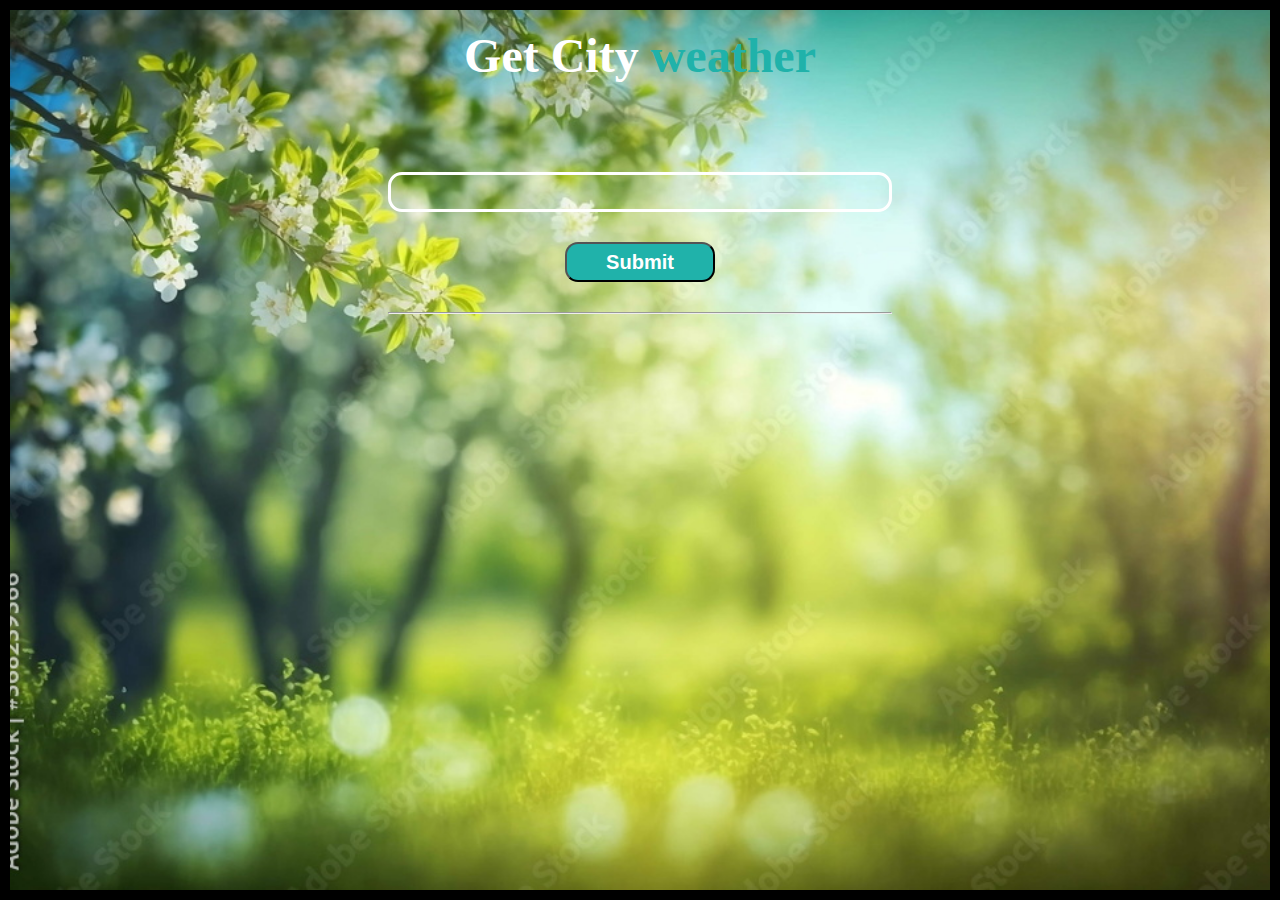
<file: index.html>
<!DOCTYPE html>
<html lang="en">
<head>
    <meta charset="UTF-8">
    <meta name="viewport" content="width=device-width, initial-scale=1.0">
    <title>weather</title>
    <link rel="stylesheet" href="style.css">
</head>
<body>
<div class="contener">

    
    <div class="box">
        <div class="hero-section">
        <nav>
            <h1>Get City <em>weather</em> </h1>
        </nav>
        <input type="text">
    <button onclick="getdata()">Submit</button>
    <hr>
    </div>


    <div class="weatherResult">
  

    </div>
</div>


</div>
    

<script src="script.js"></script>
</body>
</html>
</file>
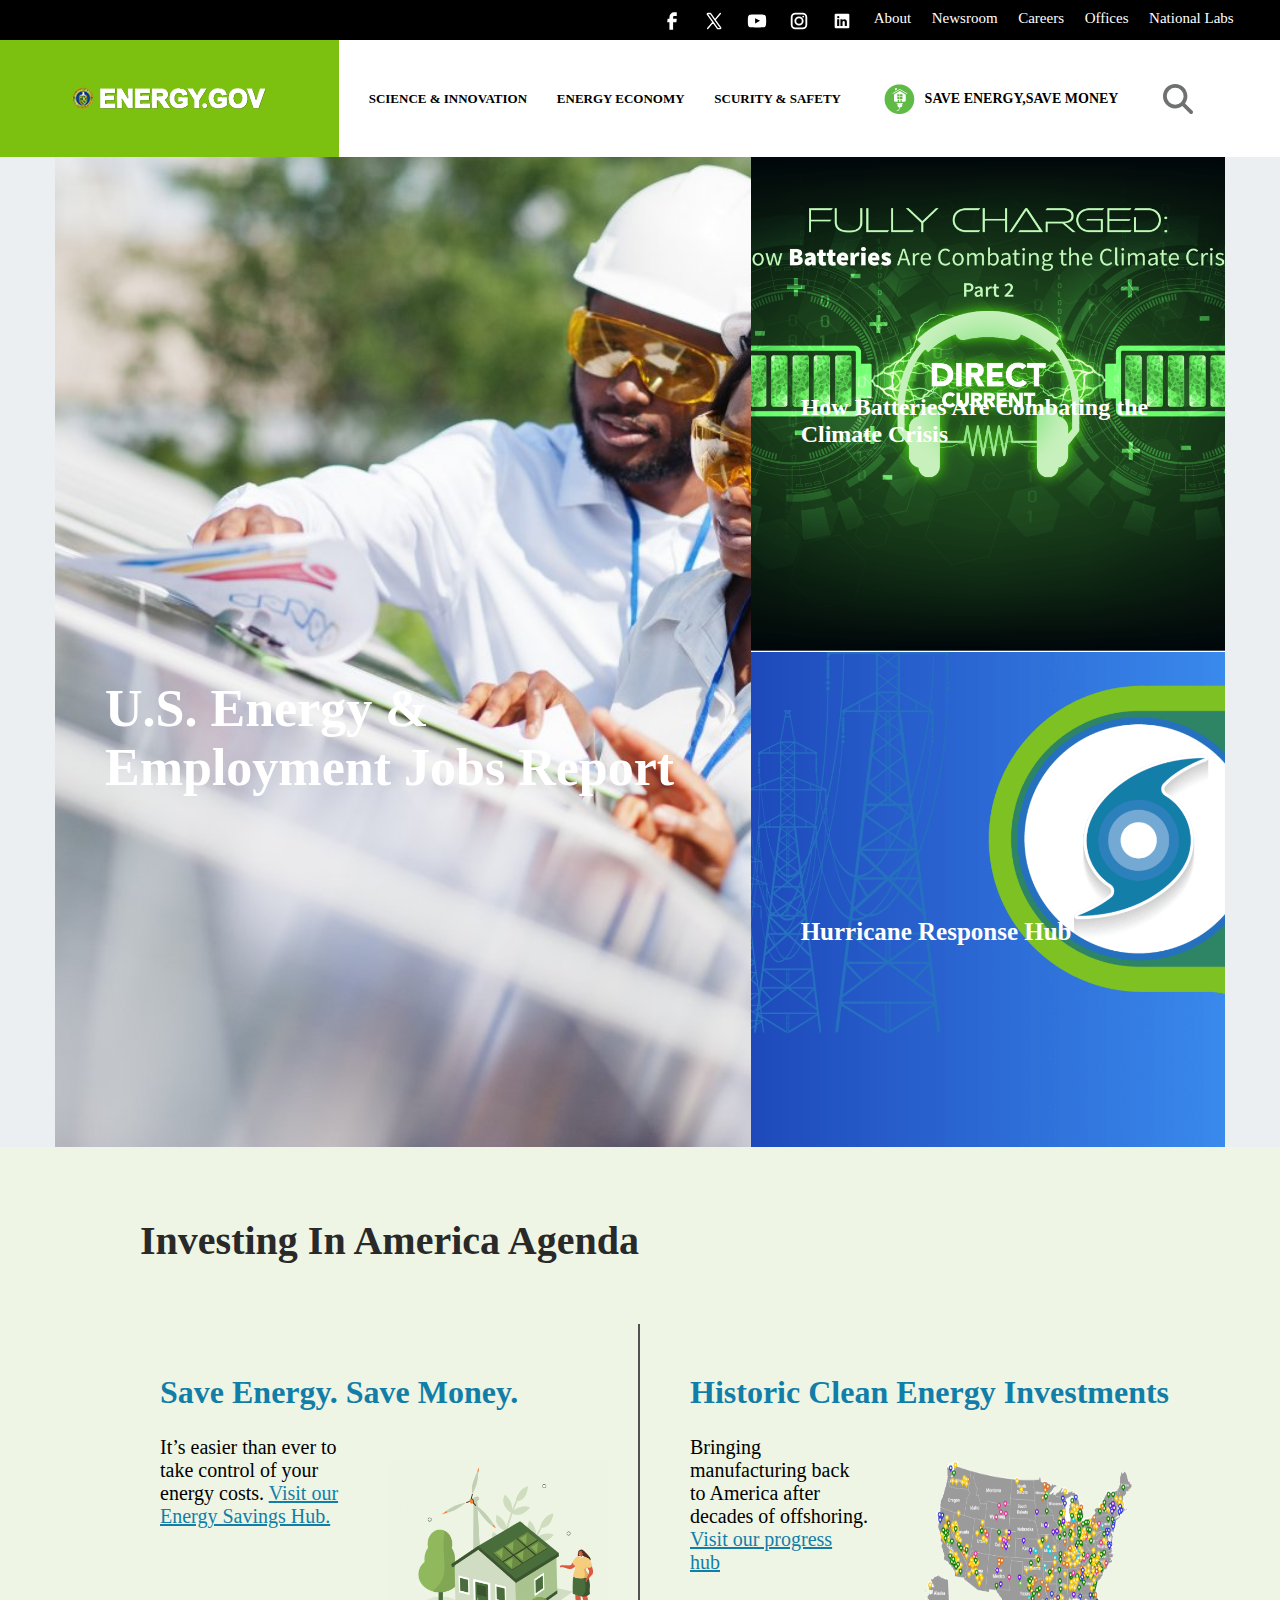
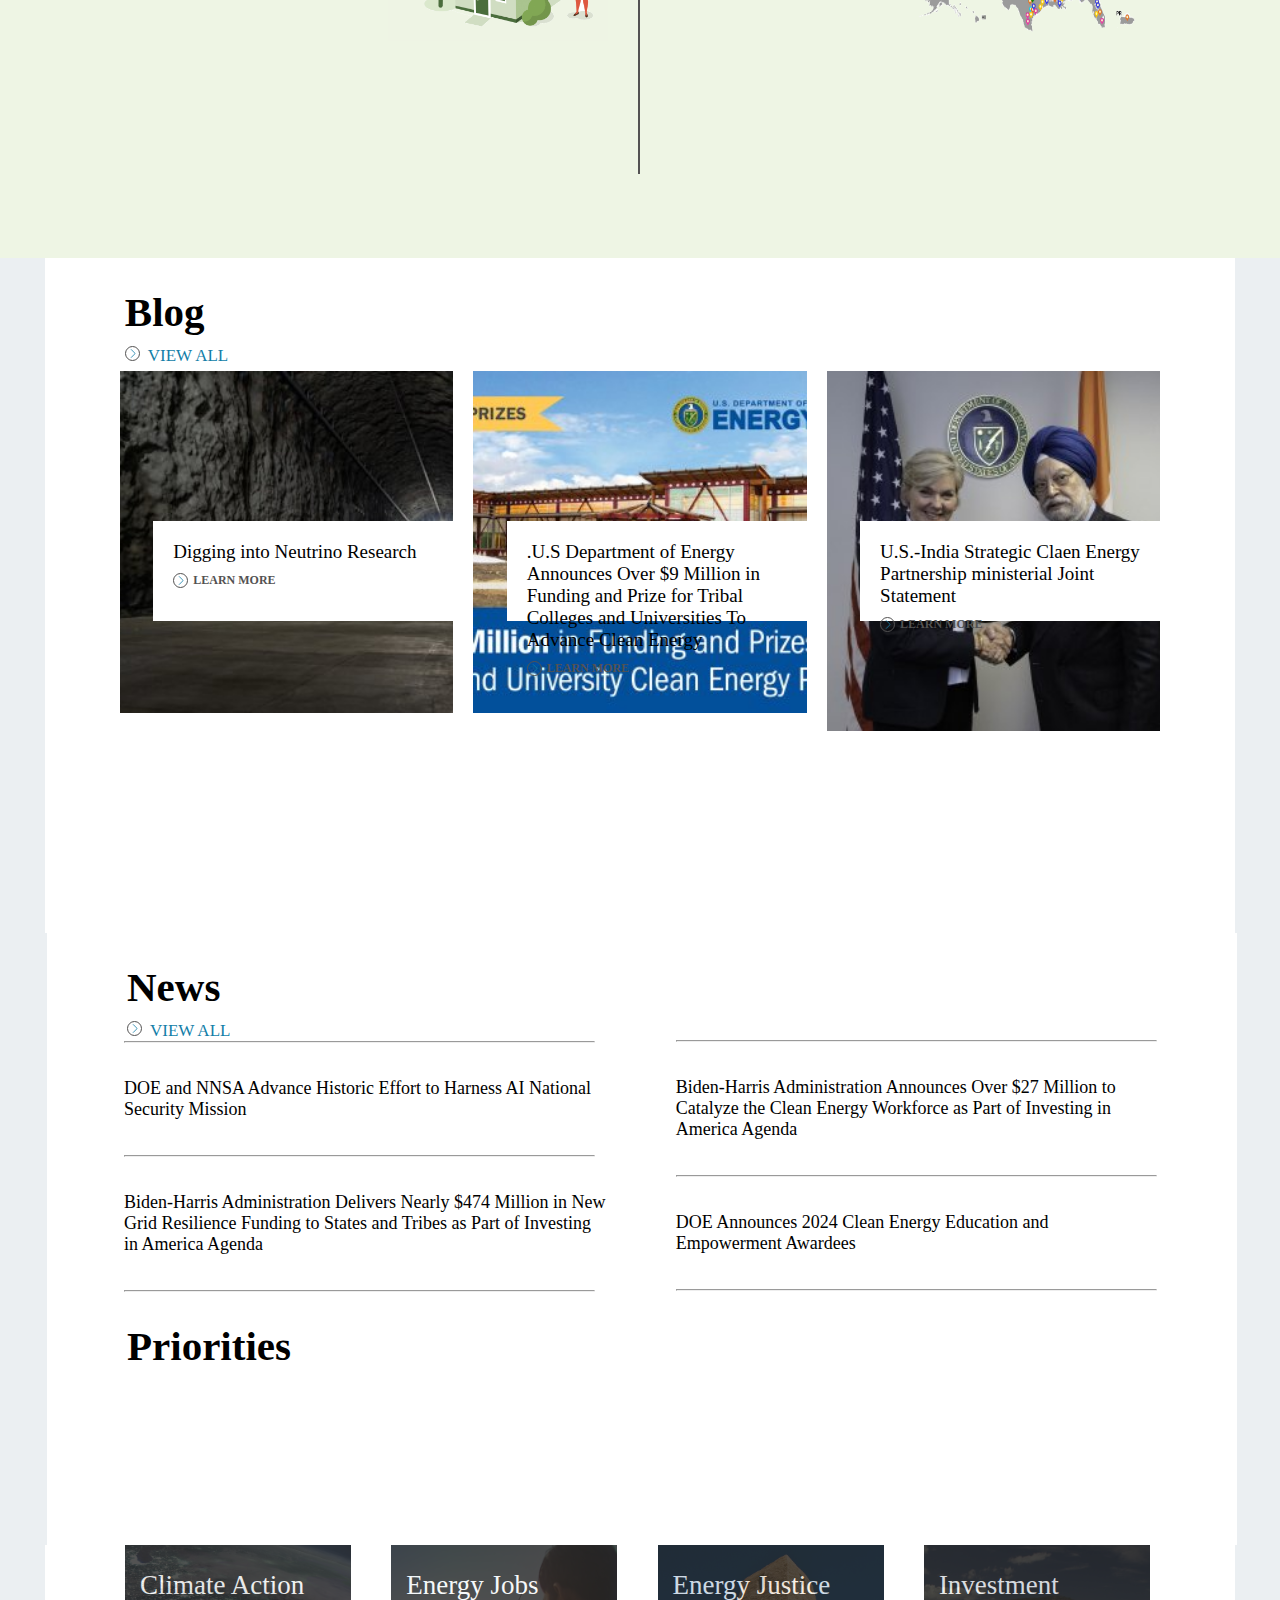
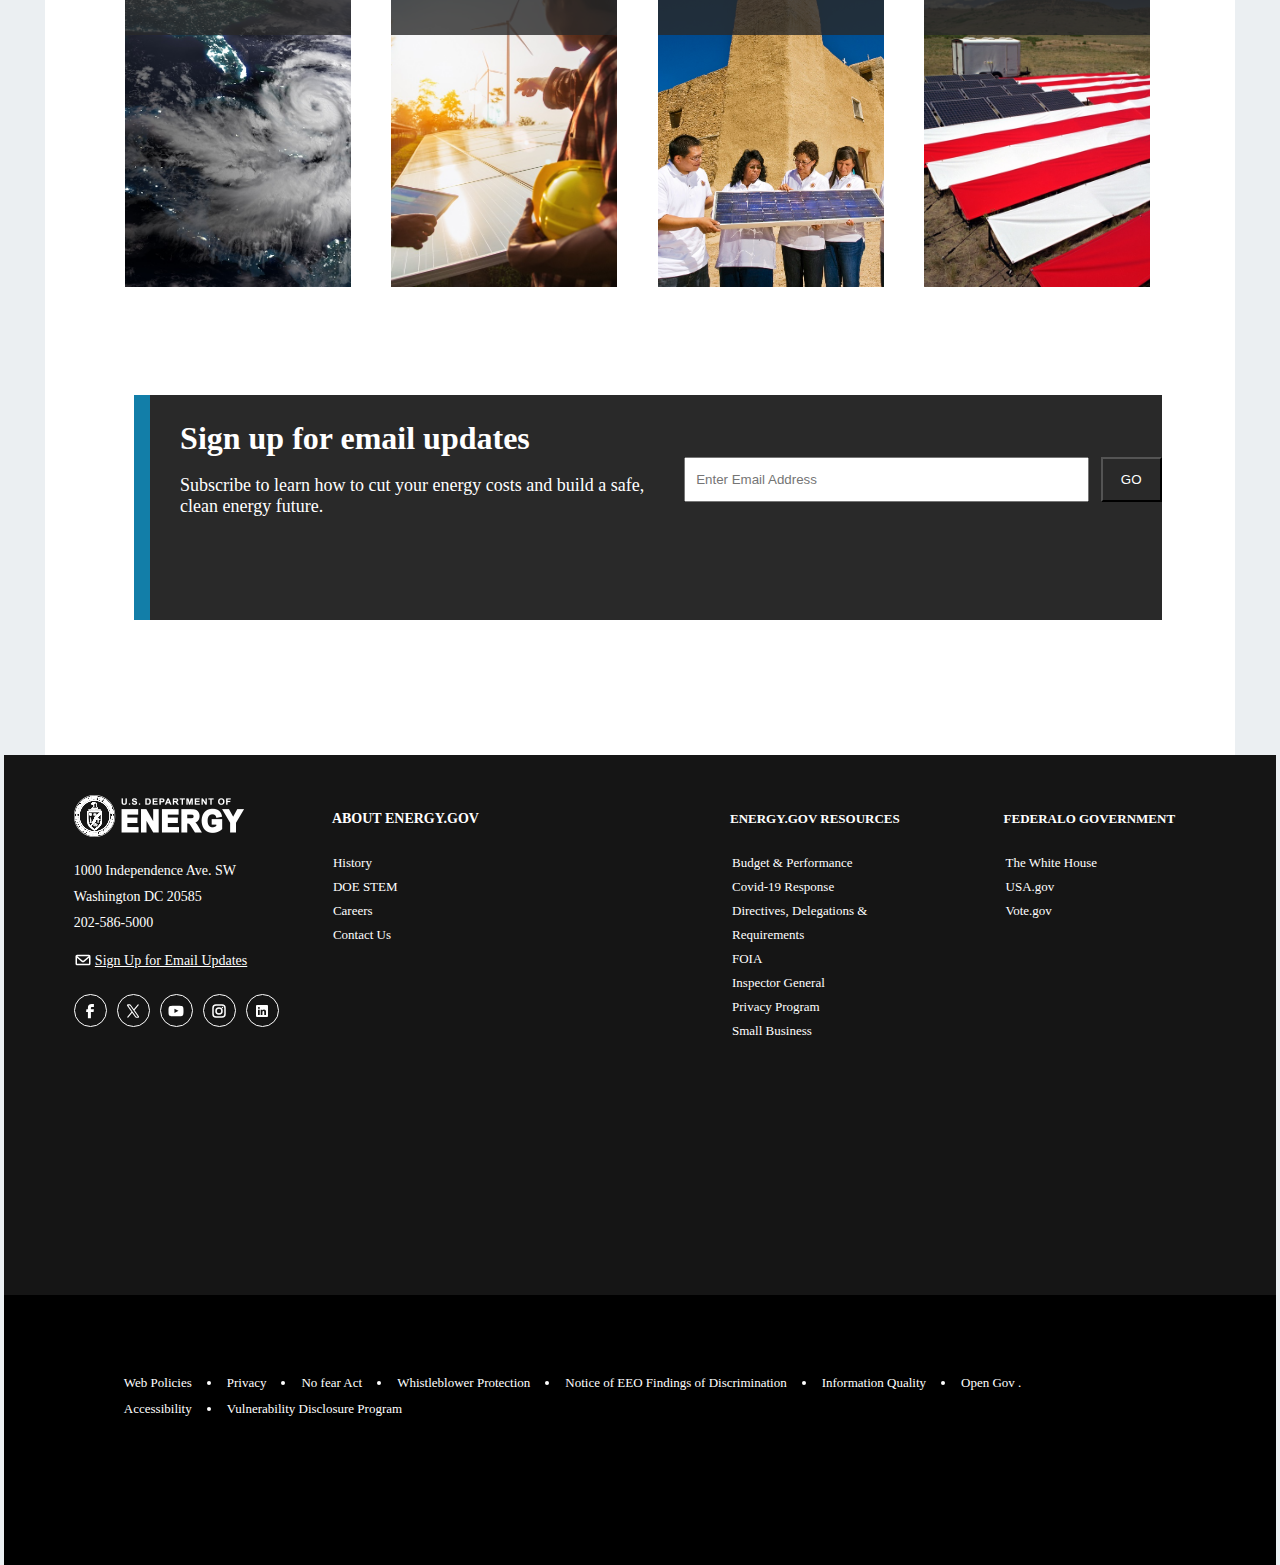
<file: Advence js my/2 side/index.html>
<!DOCTYPE html>
<html lang="en">
<head>
    <meta charset="UTF-8">
    <meta name="viewport" content="width=device-width, initial-scale=1.0">
    <title>side 2</title>
    <link rel="stylesheet" href="style.css">
</head>
<body>
    <div class="main-contener">
       <div class="navber">
        <ul>
            <svg xmlns="http://www.w3.org/2000/svg" width="22px" height="22px" viewBox="0 0 24 24"><path fill="white" d="M9.198 21.5h4v-8.01h3.604l.396-3.98h-4V7.5a1 1 0 0 1 1-1h3v-4h-3a5 5 0 0 0-5 5v2.01h-2l-.396 3.98h2.396z"/></svg>
            <svg xmlns="http://www.w3.org/2000/svg" width="22px" height="22px" viewBox="0 0 24 24"><path fill="none" stroke="white" stroke-linecap="round" stroke-linejoin="round" stroke-width="1.5" d="m13.081 10.712l-4.786-6.71a.6.6 0 0 0-.489-.252H5.28a.6.6 0 0 0-.488.948l6.127 8.59m2.162-2.576l6.127 8.59a.6.6 0 0 1-.488.948h-2.526a.6.6 0 0 1-.489-.252l-4.786-6.71m2.162-2.576l5.842-6.962m-8.004 9.538L5.077 20.25"/></svg>
            <svg xmlns="http://www.w3.org/2000/svg" width="22px" height="22px" viewBox="0 0 24 24"><path fill="white" fill-rule="evenodd" d="M9.935 14.628v-5.62l5.403 2.82zM21.8 8.035s-.195-1.379-.795-1.986c-.76-.796-1.613-.8-2.004-.847C16.203 5 12.004 5 12.004 5h-.008s-4.198 0-6.997.202c-.391.047-1.243.05-2.004.847c-.6.607-.795 1.986-.795 1.986S2 9.653 2 11.272v1.517c0 1.618.2 3.237.2 3.237s.195 1.378.795 1.985c.76.797 1.76.771 2.205.855c1.6.153 6.8.2 6.8.2s4.203-.006 7.001-.208c.391-.047 1.244-.05 2.004-.847c.6-.607.795-1.985.795-1.985s.2-1.619.2-3.237v-1.517c0-1.619-.2-3.237-.2-3.237"/></svg>
            <svg xmlns="http://www.w3.org/2000/svg" width="22px" height="22px" viewBox="0 0 24 24"><path fill="white" fill-rule="evenodd" d="M3 8a5 5 0 0 1 5-5h8a5 5 0 0 1 5 5v8a5 5 0 0 1-5 5H8a5 5 0 0 1-5-5zm5-3a3 3 0 0 0-3 3v8a3 3 0 0 0 3 3h8a3 3 0 0 0 3-3V8a3 3 0 0 0-3-3zm7.597 2.214a1 1 0 0 1 1-1h.01a1 1 0 1 1 0 2h-.01a1 1 0 0 1-1-1M12 9a3 3 0 1 0 0 6a3 3 0 0 0 0-6m-5 3a5 5 0 1 1 10 0a5 5 0 0 1-10 0" clip-rule="evenodd"/></svg>
            <svg xmlns="http://www.w3.org/2000/svg" width="22px" height="22px" viewBox="0 0 24 24"><path fill="white" d="M18.72 4H5.37A1.31 1.31 0 0 0 4 5.25v13.38A1.41 1.41 0 0 0 5.37 20h13.35A1.34 1.34 0 0 0 20 18.63V5.25A1.23 1.23 0 0 0 18.72 4M9 17.34H6.67v-7.13H9ZM7.89 9.13A1.18 1.18 0 0 1 6.67 7.9a1.18 1.18 0 0 1 1.24-1.23A1.18 1.18 0 0 1 9.13 7.9a1.18 1.18 0 0 1-1.24 1.23m9.45 8.21H15v-3.9c0-.93-.33-1.57-1.16-1.57a1.25 1.25 0 0 0-1.17.84a1.4 1.4 0 0 0-.08.57v4.06h-2.3v-7.13h2.3v1a2.32 2.32 0 0 1 2.1-1.21c1.51 0 2.65 1 2.65 3.13Z"/></svg>
            <li>About</li>
            <li>Newsroom</li>
            <li>Careers</li>
            <li>Offices</li>
            <li>National Labs</li>
        </ul>
       </div>

       <div class="navebar-1">
      <div class="box"> <img src="./nav1.png" alt=""></div>

      <ul>
        <li>SCIENCE & INNOVATION</li>
    <li>ENERGY ECONOMY</li>
<li>SCURITY & SAFETY</li>
</ul>

<div class="box2">
    <img src="./nav2.png" alt="">
     <p>SAVE ENERGY,SAVE MONEY</p>

     <svg xmlns="http://www.w3.org/2000/svg" viewBox="0 0 512 512"><!--!Font Awesome Free 6.6.0 by @fontawesome - https://fontawesome.com License - https://fontawesome.com/license/free Copyright 2024 Fonticons, Inc.--><path fill="#6e7072" d="M416 208c0 45.9-14.9 88.3-40 122.7L502.6 457.4c12.5 12.5 12.5 32.8 0 45.3s-32.8 12.5-45.3 0L330.7 376c-34.4 25.2-76.8 40-122.7 40C93.1 416 0 322.9 0 208S93.1 0 208 0S416 93.1 416 208zM208 352a144 144 0 1 0 0-288 144 144 0 1 0 0 288z"/></svg>
</div>
  
</div>
<!--grid-->

<div class="grid-content">
<div class="box3">
    <h1>U.S. Energy &<br>
         Employment Jobs Report</h1>
</div>
<div class="box3">
    <h1>How Batteries Are Combating the <br>
        Climate Crisis</h1>
</div>
<div class="box3">
    <h1>Hurricane Response Hub</h1>
</div>
       </div>
<div class="content">
       <h1>Investing In America Agenda</h1>
       </div>
        <div class="contener">
       <div class="hero-section">
        <h1>Save Energy. Save Money.</h1>
                 
        <div class="box4">
        <p>It’s easier than ever to <br>
            take control of your <br>
            energy costs. <a href="">Visit our<br>
                 Energy Savings Hub.</a></p>
                
                  <img src="./hero1.png" alt=""></div>
       </div>

       <div class="hero-content">
        <h1>Historic Clean Energy Investments</h1>

           <div class="box4">
        <p>Bringing <br>
            manufacturing back <br>
            to America after<br>
             decades of offshoring.<br>
            <a href=""> Visit our progress <br>
                hub</a></p>
                <img src="./hero2.png" alt=""></div>
       </div>
       </div>

       <div class="form-section">
        <div class="form">
        <h1>Blog</h1>
        <div class="card">
        <div class="box5"><svg xmlns="http://www.w3.org/2000/svg" width="15px" height="15px" viewBox="0 0 24 24"><path fill="none" stroke="#127EA8" stroke-linecap="round" stroke-linejoin="round" stroke-width="1.5" d="m9.75 4.75l6.19 6.19a1.5 1.5 0 0 1 0 2.12l-6.19 6.19"/></svg></div>
         <p>VIEW ALL</p>
  </div>

  <div class="img-section">
     <div class="card1">
        <div class="text">
        <p>Digging into Neutrino Research</p>
<div class="text-2">
        <div class="box6"><svg xmlns="http://www.w3.org/2000/svg" width="15px" height="15px" viewBox="0 0 24 24"><path fill="none" stroke="#127EA8" stroke-linecap="round" stroke-linejoin="round" stroke-width="1.5" d="m9.75 4.75l6.19 6.19a1.5 1.5 0 0 1 0 2.12l-6.19 6.19"/></svg></div>

        <span>LEARN MORE</span>
        </div>
</div>

     </div>

     <div class="card2">
        <div class="text">
            <p>.U.S Department of Energy<br>
            Announces Over $9 Million in<br>
        Funding and Prize for Tribal<br>
    Colleges and Universities To <br>
Advance Clean Energy</p>
    <div class="text-2">
            <div class="box6"><svg xmlns="http://www.w3.org/2000/svg" width="15px" height="15px" viewBox="0 0 24 24"><path fill="none" stroke="#127EA8" stroke-linecap="round" stroke-linejoin="round" stroke-width="1.5" d="m9.75 4.75l6.19 6.19a1.5 1.5 0 0 1 0 2.12l-6.19 6.19"/></svg></div>
    
            <span>LEARN MORE</span>
            </div>
    </div>
     </div>
      
     <div class="card3">
        <div class="text">
            <p>U.S.-India Strategic Claen Energy<br>
            Partnership ministerial Joint<br>
        Statement</p>
    <div class="text-2">
            <div class="box6"><svg xmlns="http://www.w3.org/2000/svg" width="15px" height="15px" viewBox="0 0 24 24"><path fill="none" stroke="#127EA8" stroke-linecap="round" stroke-linejoin="round" stroke-width="1.5" d="m9.75 4.75l6.19 6.19a1.5 1.5 0 0 1 0 2.12l-6.19 6.19"/></svg></div>
    
            <span>LEARN MORE</span>
            </div>
    </div>
     </div>
  </div>
</div>

<div class="hero-content-2">
    <div class="form1">
        <h1>News</h1>
        <div class="card">
        <div class="box5"><svg xmlns="http://www.w3.org/2000/svg" width="15px" height="15px" viewBox="0 0 24 24"><path fill="none" stroke="#127EA8" stroke-linecap="round" stroke-linejoin="round" stroke-width="1.5" d="m9.75 4.75l6.19 6.19a1.5 1.5 0 0 1 0 2.12l-6.19 6.19"/></svg></div>
         <p>VIEW ALL</p>
         </div>
         <hr>
         <h6>DOE and NNSA Advance Historic Effort to Harness AI National <br>
            Security Mission</h6>
            <hr>

            <h6>Biden-Harris Administration Delivers Nearly $474 Million in New <br>
                Grid Resilience Funding to States and Tribes as Part of Investing<br>
                 in America Agenda</h6>
                 <hr>

                 
             <h1>Priorities</h1>
   
        
</div>

<div class="form2">
    <hr>
    <h6>Biden-Harris Administration Announces Over $27 Million to <br>
        Catalyze the Clean Energy Workforce as Part of Investing in<br>
         America Agenda</h6>
         <hr>

         <h6>DOE Announces 2024 Clean Energy Education and<br>
             Empowerment Awardees</h6>
             <hr>


</div>
       </div>

       <div class="img-section-2">
    <div class="card4">
        <h2>
            Climate Action</h2>
    </div>
    <div class="card5">
        <h2>Energy Jobs</h2>
    </div>
    <div class="card6">
        <h2>Energy Justice</h2>
    </div>
    <div class="card7">
        <h2>Investment</h2>
    </div>

       </div>

       <div class="mail-contener">
        <div class="mail-1">
          <div class="mail-2">
            <h4>Sign up for email updates</h4>
            <div class="mail-3">
            <p>Subscribe to learn how to cut your energy costs and build a safe,<br>
                 clean energy future.</p>
                 <input type="text"placeholder="Enter Email Address" >
                <button>GO</button>
                </div>
          </div>
   
     
        </div>
       </div>

       <div class="footer">
        <div class="footer-sec-1">
            <img src="./footer.png" alt="">
            <p>1000 Independence Ave. SW</p>
            <p>Washington DC 20585</p>
            <p>202-586-5000</p>
               <div class="sing-in">
                <svg xmlns="http://www.w3.org/2000/svg" width="18px" height="18px" viewBox="0 0 24 24"><path fill="none" stroke="white" stroke-linecap="round" stroke-linejoin="round" stroke-width="2" d="M21 7v10a1 1 0 0 1-1 1H4a1 1 0 0 1-1-1V7m18 0a1 1 0 0 0-1-1H4a1 1 0 0 0-1 1m18 0l-7.72 6.433a2 2 0 0 1-2.56 0L3 7"/></svg>
                <a href="">Sign Up for Email Updates</a>
               </div>

               <ul>
               <div class="box7"> <svg xmlns="http://www.w3.org/2000/svg" width="18px" height="18px" viewBox="0 0 24 24"><path fill="white" d="M9.198 21.5h4v-8.01h3.604l.396-3.98h-4V7.5a1 1 0 0 1 1-1h3v-4h-3a5 5 0 0 0-5 5v2.01h-2l-.396 3.98h2.396z"/></svg>  </div>
                <div class="box7"> <svg xmlns="http://www.w3.org/2000/svg" width="18px" height="18px" viewBox="0 0 24 24"><path fill="none" stroke="white" stroke-linecap="round" stroke-linejoin="round" stroke-width="1.5" d="m13.081 10.712l-4.786-6.71a.6.6 0 0 0-.489-.252H5.28a.6.6 0 0 0-.488.948l6.127 8.59m2.162-2.576l6.127 8.59a.6.6 0 0 1-.488.948h-2.526a.6.6 0 0 1-.489-.252l-4.786-6.71m2.162-2.576l5.842-6.962m-8.004 9.538L5.077 20.25"/></svg>  </div>
                <div class="box7"><svg xmlns="http://www.w3.org/2000/svg" width="18px" height="18px" viewBox="0 0 24 24"><path fill="white" fill-rule="evenodd" d="M9.935 14.628v-5.62l5.403 2.82zM21.8 8.035s-.195-1.379-.795-1.986c-.76-.796-1.613-.8-2.004-.847C16.203 5 12.004 5 12.004 5h-.008s-4.198 0-6.997.202c-.391.047-1.243.05-2.004.847c-.6.607-.795 1.986-.795 1.986S2 9.653 2 11.272v1.517c0 1.618.2 3.237.2 3.237s.195 1.378.795 1.985c.76.797 1.76.771 2.205.855c1.6.153 6.8.2 6.8.2s4.203-.006 7.001-.208c.391-.047 1.244-.05 2.004-.847c.6-.607.795-1.985.795-1.985s.2-1.619.2-3.237v-1.517c0-1.619-.2-3.237-.2-3.237"/></svg>  </div>
                    <div class="box7"><svg xmlns="http://www.w3.org/2000/svg" width="18px" height="18px" viewBox="0 0 24 24"><path fill="white" fill-rule="evenodd" d="M3 8a5 5 0 0 1 5-5h8a5 5 0 0 1 5 5v8a5 5 0 0 1-5 5H8a5 5 0 0 1-5-5zm5-3a3 3 0 0 0-3 3v8a3 3 0 0 0 3 3h8a3 3 0 0 0 3-3V8a3 3 0 0 0-3-3zm7.597 2.214a1 1 0 0 1 1-1h.01a1 1 0 1 1 0 2h-.01a1 1 0 0 1-1-1M12 9a3 3 0 1 0 0 6a3 3 0 0 0 0-6m-5 3a5 5 0 1 1 10 0a5 5 0 0 1-10 0" clip-rule="evenodd"/></svg>  </div>
                        <div class="box7"> <svg xmlns="http://www.w3.org/2000/svg" width="18px" height="18px" viewBox="0 0 24 24"><path fill="white" d="M18.72 4H5.37A1.31 1.31 0 0 0 4 5.25v13.38A1.41 1.41 0 0 0 5.37 20h13.35A1.34 1.34 0 0 0 20 18.63V5.25A1.23 1.23 0 0 0 18.72 4M9 17.34H6.67v-7.13H9ZM7.89 9.13A1.18 1.18 0 0 1 6.67 7.9a1.18 1.18 0 0 1 1.24-1.23A1.18 1.18 0 0 1 9.13 7.9a1.18 1.18 0 0 1-1.24 1.23m9.45 8.21H15v-3.9c0-.93-.33-1.57-1.16-1.57a1.25 1.25 0 0 0-1.17.84a1.4 1.4 0 0 0-.08.57v4.06h-2.3v-7.13h2.3v1a2.32 2.32 0 0 1 2.1-1.21c1.51 0 2.65 1 2.65 3.13Z"/></svg>  </div>
               </ul>
        </div>
        <div class="footer-sec-2">
            <h2>ABOUT ENERGY.GOV</h2>
            <ul>
                <li>History</li>
                <li>DOE STEM</li>
                <li>Careers</li>
                <li>Contact Us</li>
            </ul>
        </div>
        <div class="footer-sec-3">
            <h2>ENERGY.GOV RESOURCES</h2>
            <ul>
                <li>Budget & Performance</li>
                <li>Covid-19 Response</li>
                <li>Directives, Delegations &</li>
                <li>Requirements</li>
                <li>FOIA</li>
                <li>
                    Inspector General</li>
                <li>Privacy Program</li>
                <li>Small Business</li>
            </ul>
        </div>
        <div class="footer-sec-4">
            <h2>FEDERALO GOVERNMENT</h2>
            <ul>
                <li>The White House</li>
            <li>USA.gov</li>
            <li>Vote.gov
            </li>
        </ul>
        </div>
       </div>

       <div class="last-footer">
        <ul>
            <li>Web Policies </li>
        <li>Privacy</li>
        <li>No fear Act</li>
        <li>Whistleblower Protection </li>
        <li>Notice of EEO Findings of Discrimination </li>
        <li>Information Quality </li>
        <li>Open Gov  .</li>
       
    </ul>
        <ul>
            <li>Accessibility </li>
            <li>Vulnerability Disclosure Program</li>
        </ul>
        
       </div>


     
    </div>
    
</body>
</html>
</file>
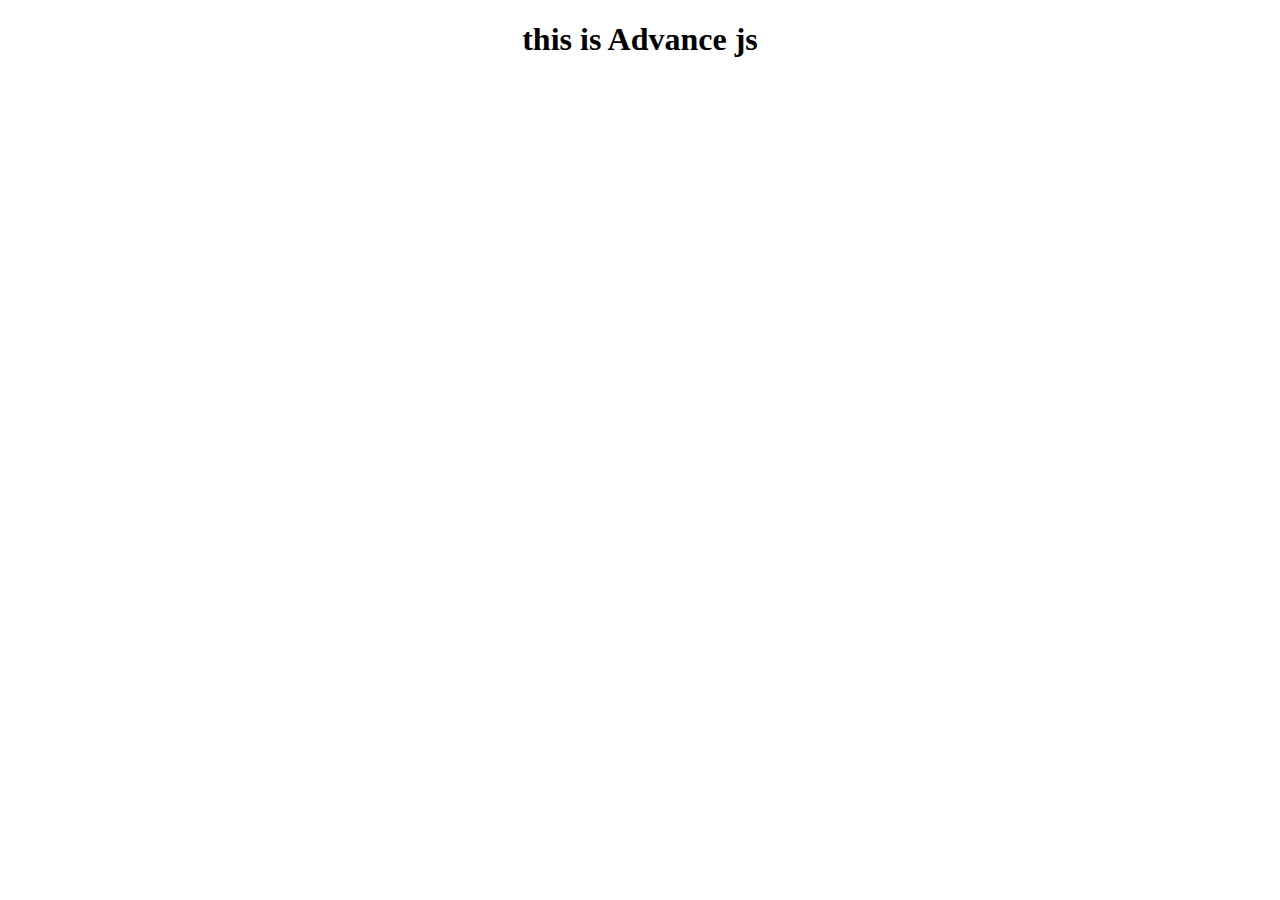
<file: Advence js my/MY JS ADVANCE/index.html>
<!DOCTYPE html>
<html lang="en">
<head>
    <meta charset="UTF-8">
    <meta name="viewport" content="width=device-width, initial-scale=1.0">
    <title>Advance js</title>
</head>
<body>

    
<h1 style="display: flex; align-items: center; justify-content: center;">this is Advance js</h1>
    <script src="script.js"></script>
</body>
</html>
</file>
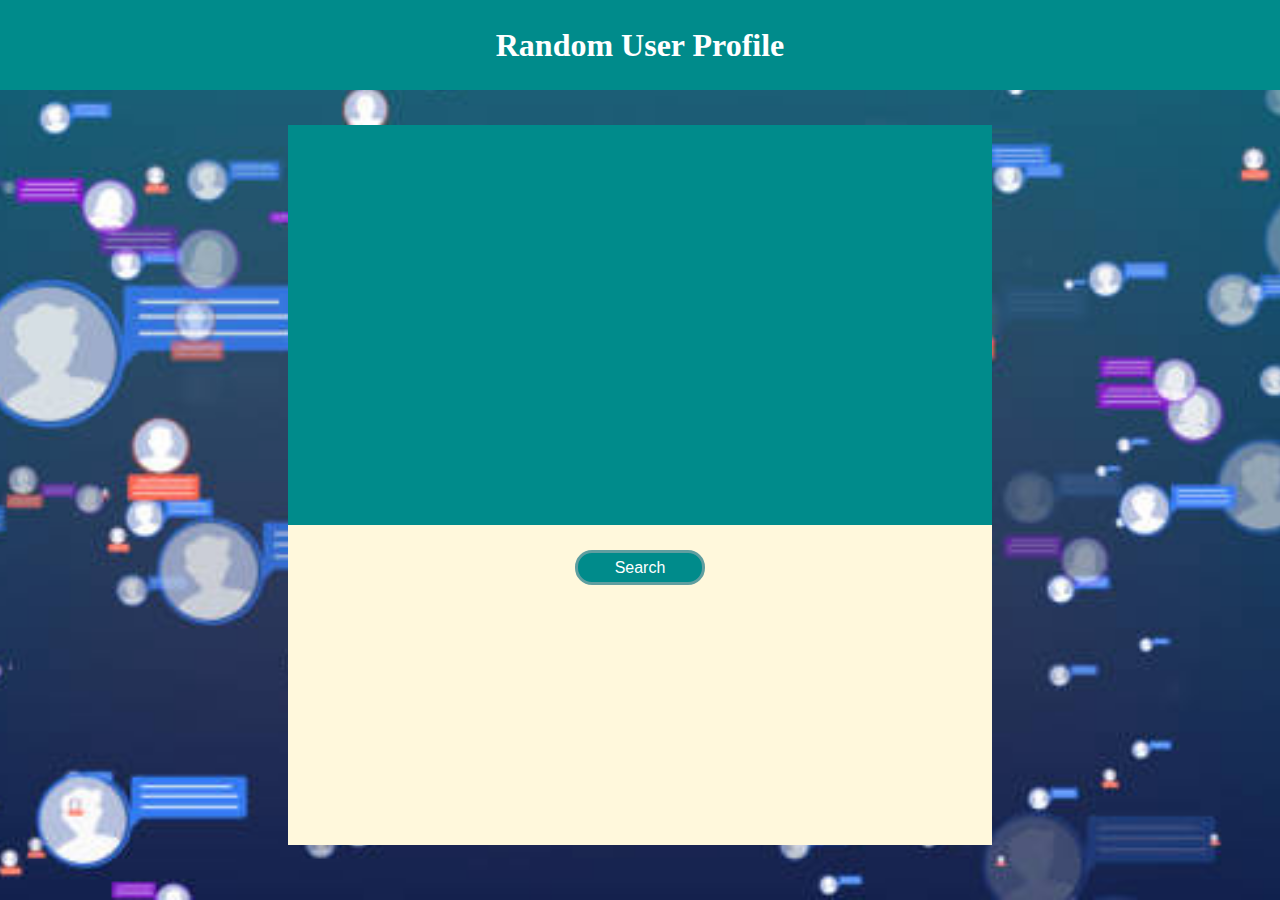
<file: Advence js my/user profile 1/index.html>
<!DOCTYPE html>
<html lang="en">
<head>
    <meta charset="UTF-8">
    <meta name="viewport" content="width=device-width, initial-scale=1.0">
    <title>Users profile</title>
    <link rel="stylesheet" href="style.css">
</head>
<body>
    <div class="contener">
        <h1>Random User Profile</h1>
        <div class="box">
            <!-- <input type="text" placeholder="Profile name"> -->
            <div class="userprofile">
               
            </div>
            <button  onclick="getProfile()">Search</button>
            <!-- <div class="card"> -->
            <!-- </div> -->
            
        </div>

    </div>
    


    <script src="script.js"></script>
</body>
</html>
</file>
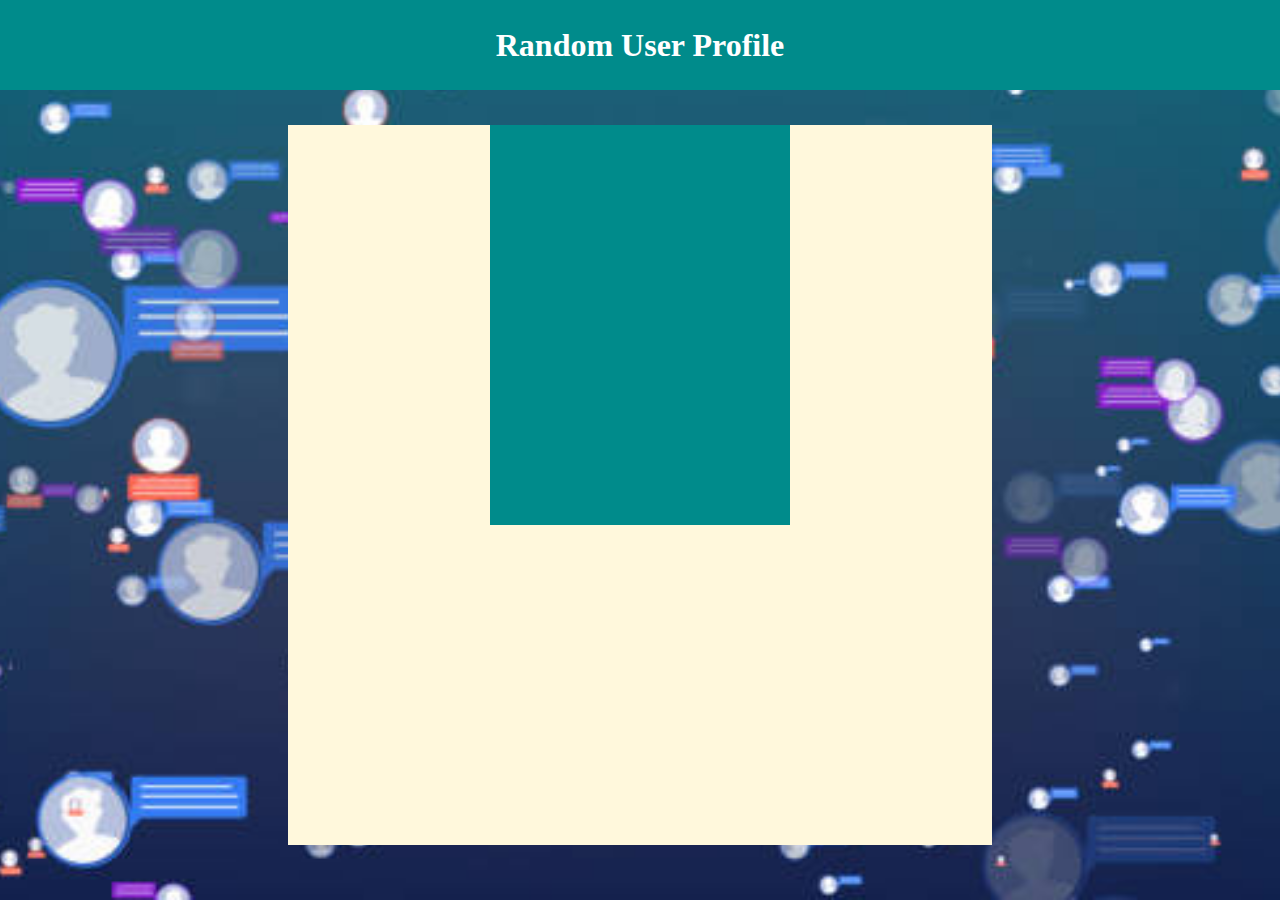
<file: Advence js my/user profile 1/profile aap/index.html>
<!DOCTYPE html>
<html lang="en">
<head>
    <meta charset="UTF-8">
    <meta name="viewport" content="width=device-width, initial-scale=1.0">
    <title>Users profile</title>
    <link rel="stylesheet" href="style.css">
</head>
<body>
    <div class="contener">
        <h1>Random User Profile</h1>
        <div class="box">
            <!-- <input type="text" placeholder="Profile name"> -->
            <div class="userprofile">
               



            </div>
            <!-- <button  onclick="getProfile()">Search</button> -->
            <!-- <div class="card"> -->
            <!-- </div> -->
            
        </div>



    </div>
    


    <script src="script.js"></script>
</body>
</html>
</file>
<file: style.css>
*{
    margin: 0;
    padding: 0;
    box-sizing: border-box;
}

.contener{
    width: 100%;
    height: 100vh;
    display: flex;
    align-items: center;
    flex-direction: column;
    /* background-color: black; */
    background-image: url(./background.jpg);
    background-position: center;
    background-size: cover; 
    border: 10px solid black;

}

.hero-section{
    width: 100%;
    height: 40vh;
    flex-direction: column;
    display: flex;
    align-items: center;
    /* justify-content: center; */
    /* background-color: lightsalmon; */
    /* opacity: 40%; */

    
}
nav{
    width: 100%;
    height: 10vh;
    display: flex;
    align-items: center;
    justify-content: center;
    font-size:x-large;
    /* background-color: rgb(255, 255, 255); */
    
}
input{
    margin-top: 8vh;
    width: 80%;
    height: 40px;
    border: 3px solid white;
    border-radius: 14px ;
    padding-left: 10px;
    background: none;
    color: white;
    font-size: 18px;
    font-weight: 600;
    
}
button{
    width: 150px;
    height: 40px;
    margin-top: 30px;
    border-radius: 13px;
    font-size: 20px;
    font-weight:600;
    background:lightseagreen;
    color: white;
    
}
.box{
    width: 50%;
    height: 98vh;
    display: flex;
    align-items: center;
    /* justify-content: center; */
    flex-direction: column;
    /* background-color: black; */
    background-attachment: fixed;
    /* opacity: 90%;
    background-image: url(https://encrypted-tbn0.gstatic.com/images?q=tbn:ANd9GcS2NxcIPa0koFJWQ6lcBgjAyP7Fys8Phlpnhg&s) ;
    background-position: center;
    background-size: cover; */
   


}
hr{
    width: 80%;
    margin-top: 30px;
}
.weatherResult{
   width: 100%;
   height: 60vh;
   /* background-color: lightsalmon; */
   display: flex;
   /* align-items:center ; */
   justify-content: space-evenly;
   flex-direction: column;
   /* padding-top: 50px; */
   font-size: 25px;
   color: white;
   font-weight: 500;
   padding-left: 70px;
   
   
}


h1{
    color: white;
}
em{
    font-style: normal;
   
    color: lightseagreen;

}
</file>
<file: Advence js my/2 side/style.css>
*{
    margin: 0;
    padding: 0;
    box-sizing: border-box;
}


.contener{
    width: 100%;
    height: auto;
    background-color: #EBEFF2;
}

.navber{
    width: 100%;
    height: 40px;
    background-color: black;
    padding-left: 50%;
    padding-right: 2%;
}

.navber ul{
    display: flex;
    color: white;
    list-style: none;
 /* align-items: center; */
 justify-content: space-evenly;
 padding-top: 10px;
}

.navber ul li{
    font-size: 15px;
}


.navebar-1{
    width: 100%;
    height: 13vh;
    /* background-color: green; */
    display: flex;
}

.box{
    width: 27%;
    height: 13vh;
    background-color:#7CC110;
    display: flex;
    align-items: center;
    justify-content: center;
}


.navebar-1 ul{
    width: 40%;
    height: 13vh;
    display: flex;
    align-items: center;
    justify-content: space-between;
    list-style: none;
    background-color: white;
    padding-left: 30px;

    li{
        font-size: 13px;
        font-weight: 750;
    }
}

.box2{
    width: 35%;
    height: 13vh;
    /* background-color:#7CC110; */
    display: flex;
    align-items: center;
    justify-content: center;
}

.box2 p{
    font-size: 14px;
    font-weight: 600;
    padding-left: 10px;
}

.box2 svg{
    width: 30px;
    height: 30px;
    margin-right: 10%;
    margin-left: 45px;
}


.grid-content{
    width: 100%;
    height: 110vh;
    display: grid;
   padding-left: 55px;
   padding-right: 55px;
    grid-template-columns: 2.2fr 1.5fr ;
    grid-template-rows: 2fr 2fr;
    background-color:#EBEFF2;
}


.box3:first-child{
    grid-column: 1/2;
    grid-row: 1/3;
    background-color: #7CC110;
    background-image: url(./img1.jpeg);
    background-size: cover;
    background-position: center;
 

    h1{
        padding-top: 75%;
        font-size: 52px;
        font-weight: 900;
        color: white;
        padding-left: 50px;
    }
}



.box3:nth-child(2){
    grid-column:2/3 ;
    grid-row:1/2 ;
    background-color: blue;
    background-image: url(./img2.png);
    background-size: cover;
    background-position: center;

    h1{
        padding-top:50%;
        font-size: 24px;
        font-weight: 800;
        color: white;
        padding-left: 50px;
    }
}

.box3:nth-child(3){
    grid-column:2/3;
    grid-row:2/3 ;
    background-color: rgb(132, 189, 239);
    background-image: url(./img3.png);
    background-size: cover;
    background-position: center;

    h1{
        padding-top: 56%;
        font-size: 25px;
        font-weight: 700;
        color: white;
        padding-left: 50px;
    
    }
}

.content h1{
    padding-top: 70px;
        font-size: 40px;
        font-weight: 800;
        padding-left: 140px;
        color: #292929;
        background-color:#EEF5E4;
}

.contener{
    display: flex;
    /* justify-content: center; */
    width: 100%;
    height: 66vh;
    padding-top: 60px;
    background-color: #EEF5E4;

}

.hero-section{
    width: 50%;
    height: 50vh;
    border-right: 2px solid #535252;
    padding-left: 160px;
    
    

    h1{
        padding-top: 50px;
        color: #127EA8;
    }
}

.hero-content{
    width: 50%;
    height: 40vh;
  
    padding-left: 50px;
 

    h1{
        padding-top:  50px;
        color: #127EA8;
    }
}

.contener p{
    font-size: 20px;
    font-weight: 500;
    padding-top: 25px;
}

.box4{
    display: flex;
}

.box4 p{
    font-size: 20px;
    font-weight: 500;
    padding-top: 25px;
}

.box4 p a{
    color: #127EA8;
}

.box4 img{
    width: 220px;
    height: 180px;
   margin-top: 50px;
   margin-left: 50px;
  
 
}
   
.form-section{
    width: 100%;
    height:auto;
    background-color:#EBEFF2;
    display: flex;
    align-items: center;
    justify-content: center;
    flex-direction: column;


}

.form-section h1{
    padding-left: 80px;
    font-size: 41px;
    font-weight: 700;
    padding-top: 30px;
}

.form{
    width: 93%;
    height: 75vh;
    background-color: white;

}

.box5{
    width: 15px;
    height: 15px;
    border: 1px solid #535252;
    border-radius: 50%;
    display: flex;
    align-items: center;
    justify-content: center;
    
}
 .card{
    padding-top: 10px;
    padding-left: 80px;
    display: flex;
 }

 .card p{
    color: #127EA8;
    padding-left: 8px;
    font-size: 17px;
 }


 .img-section{
   width: 100%;
    display: flex;
    justify-content: space-evenly;
    padding-top: 5px;
 }

 .card1{
    width: 28%;
    height: 38vh;
    /* background-color: rgb(235, 71, 71); */
    background-image: url(./card1);
    margin-left: 55px;
    background-position: center;
    background-size: cover;

   
 }


 .img-section p{

    font-size: 19px;
    font-weight: 500;
 
    padding-top: 20px;
    padding-left: 20px;

 }
 .text{
    width: 90%;
    height: 100px;
    margin-top: 45%;
    margin-left: 10%;
    background-color: white;
 }

 .text-2{
    display: flex;
    padding-left: 20px;
    padding-top: 10px;
 }

 .text-2 span{
font-size: 12px;
font-weight: 600;
color: #535252;
padding-left: 5px;
}
 .card2{
    width: 28%;
    height: 38vh;
    background-image: url(./card2);
    background-position: center;
    background-size: cover;
 }

.card3{
    width: 28%;
    height: 40vh;
    background-image: url(./card3);
    margin-right: 55px;
    background-position: center;
    background-size: cover;
}

.box6{
    width: 15px;
    height: 15px;
    border: 1px solid #535252;
    border-radius: 50%;
    display: flex;
    align-items: center;
    justify-content: center;
}


.hero-content-2{
    width: 100%;
    /* height: 80vh; */
    /* background-color: #127EA8; */
    /* margin-left: 7%; */
    display: flex;
}

.form1{
    width:46%;
    height: 68vh;
    background-color: white;
    margin-left: 47px;

}
.form1 hr:nth-child(3){
    width: 80%;
  margin-left: 77px;
}

.form1 hr:nth-child(5){
    margin-top: 35px;
    width: 80%;
    margin-left: 77px;
}

.form2{
    width: 47%;
    height: 68vh;
    background-color: rgb(255, 255, 255);


}

.form2 hr:nth-child(1){
    width: 80%;
    margin-top: 107px;
margin-left: 40px;
   
}




.form1 h6{
    padding-top: 35px;
    font-size: 18px;
font-weight: 0500;
padding-left: 77px
}

.form1 hr:nth-child(7){
    margin-top: 35px;
    width: 80%;
    margin-left: 77px;
}

.form2 h6{
    padding-top: 35px;
    font-size: 18px;
font-weight: 0500;
padding-left: 40px;

}

.form2 hr:nth-child(3){
    margin-top: 35px;
    width: 80%;
    margin-left: 40px;
}

.form2 hr:nth-child(5){
    margin-top: 35px;
    width: 80%;
    margin-left: 40px;
}



.img-section-2{
    width: 93%;
    height: 50vh;
     display: flex;
     justify-content: space-evenly;
     background-color: white;
    
  }

                                                                
  .img-section-2 img{
    width: 19%;
    height: 35vh;
  }


  
 .card4{
    width: 19%;
    height: 38vh;
    background-image: url(./ori-img-1);
    background-position: center;
    background-size: cover;
    margin-left: 40px;

   
 }


 
 .card5{
    width: 19%;
    height: 38vh;
    background-image: url(./pri-img-2);
    background-position: center;
    background-size: cover;

   
 }

 
 .card6{
    width: 19%;
    height: 38vh;
    /* background-color: rgb(235, 71, 71); */
    background-image: url(./pri-img-3);
    background-position: center;
    background-size: cover;

   
 }

 
 .card7{
    width: 19%;
    height: 38vh;
    background-image: url(./pri-img-4);
    background-position: center;
    background-size: cover;
    margin-right: 45px;

   
 }

 .img-section-2 h2{
    width: 100%;
    height: 90px;
    background-color:#292929;
    font-size: 27px;
    font-weight:500 ;
    color: white;
opacity: 80%;
padding-top: 25px;
padding-left: 15px;


 }

 .mail-contener{
    width: 93%;
    height: 40vh;
    background-color: white;
    display: flex;
    /* align-items: center; */
    justify-content: center;

 }

.mail-1{
    width:85%;
    height: 25vh;
    background-color: #127EA8;
}

.mail-2{
    width: 100%;
    height: 25vh;
    background-color:#292929;
    margin-left: 16px;
    

    
}

.mail-2 h4{
    color: white;
    font-size: 32px;
    font-weight: 700;
    padding-left: 30px;
    padding-top: 25px;
}

.mail-3{
    display: flex;
}

.mail-3 input{
    width: 40%;
    height: 45px;
    margin-left: 40px;
    padding-left: 10px;
}

.mail-3 button{
    width: 6%;
    height: 45px;
    margin-left: 12px;
    background: none;
    color: white;
}

.mail-2 p{
    color: white;
    font-size: 18px;
    padding-left: 30px;
    padding-top: 18px;
}


.footer{
    width: 99.4%;
    height: 60vh;
    background-color: #151515;
    display: flex;
}
.footer-sec-1{
    width: 25%;
    height: 50vh;
    /* background-color: #7CC110; */

    img{
        padding-top: 40px;
        padding-left: 70px;
    }
    
}

.footer-sec-1 p:nth-child(2){
    padding-top: 22px;
}

.footer-sec-1 a{
    padding-top: 22px;
    font-size: 14px;
  

    
}


.footer p{
    padding-top: 10px;
        padding-left: 70px;
        color: white;
        font-size: 14px;
        

}


.footer-sec-1 a{
    color: white;
    list-style: none;
}


.sing-in{
    display: flex;
}

.sing-in svg{
  margin-left: 70px;
  margin-top: 20px;
  margin-right: 3px
}

.footer-sec-1 ul{
    display: flex;
    padding-left: 60px;
    padding-top: 25px;
}

.box7{
    margin-left: 10px;
    width: 33px;
    height: 33px;
    border: 1px solid white;
    display: flex;
    align-items: center;
    justify-content: center;
    border-radius: 50%;
    
}




.footer-sec-2{
    width: 25%;
    height: 50vh;
}

.footer-sec-2 h2{
    font-size: 14px;
    color: white;
    font-weight: 600;
    padding-top: 56px;
    padding-left: 10px;
}

.footer-sec-2 ul{
    list-style: none;
    color: white;
    font-size: 13px;
    padding-left: 11px;
    padding-top: 20px;
    

    li{
        padding-top: 8px;
    }
}


.footer-sec-3{
    width: 27%;
    height: 50vh;
    /* background-color: #127EA8; */

}

.footer-sec-3 h2{
    font-size: 13px;
    font-weight: 600;
    color: white;
    padding-top:56px ;
    padding-left:90px ;
}


.footer-sec-3 ul{
    list-style: none;
    color: white;
    font-size: 13px;
    padding-left: 92px;
    padding-top: 20px;

    li{
        padding-top: 8px;
    }
}


.footer-sec-4{
    width: 23%;
    height: 50vh;
}

.footer-sec-4 h2{
    font-size: 13px;
    font-weight: 600;
    color: white;
    padding-top:56px ;
    padding-left: 20px;
   
}

.footer-sec-4 ul{
    list-style: none;
    color: white;
    font-size: 13px;
    padding-left: 22px;
    padding-top: 20px;
    

    li{
        padding-top: 8px;
    }
}

.last-footer{
    width: 99.4%;
    height: 30vh;
    background-color: rgb(0, 0, 0);

}

.last-footer ul{
    color: white;
    display: flex;
    font-size: 13px;
    font-weight: 500;
    padding-top: 10px;
    /* justify-content: space-evenly; */
    padding-left: 85px;
    

    li{
        color: white;
        margin-left: 30px;
    padding-left: 5px;
    }
}

.last-footer ul li:first-child{
    list-style: none;
}
.last-footer ul:first-child{
    padding-top: 80px;
}
</file>
<file: Advence js my/user profile 1/style.css>
*{
    margin: 0;
    padding: 0;
    box-sizing: border-box;
}

.contener{
    width: 100%;
    height: 100vh;
    display: flex;
    align-items: center;
    /* background-color: cadetblue; */
    flex-direction: column;
    background-image: url(./profile1.jpg);
    background-size: cover;
    background-position: center;

}
h1{
    width: 100%;
    height: 10vh;
    display: flex;
    align-items: center;
    justify-content: center;
    background-color: darkcyan;
    flex-direction: column;
    color: white;
}

.box{
    width:55%;
    height: 80vh;
    display: flex;
    align-items: center;
    flex-direction: column;
    background-color: cornsilk;
    color: white;
    margin-top: 35px;
}
input{
    margin-top: 50px;
    width: 400px;
    height: 35px;
    background-color:darkcyan ;
    color: white;
    padding-left: 10px;
    font-size: 17px;
    font-weight: 500;
    border-radius: 20px;
    border: 3px solid cadetblue;
 
}
button{
    width: 130px;
    height: 35px;
    margin-top: 25px;
    color: white;
    background-color: darkcyan;
    border-radius: 17px;
    font-size: 16px;
    font-weight: 500;
    border: 3px solid cadetblue;

}


.card{
    width: 94%;
    height: 300px;
    background-color: darkcyan;
    /* background-color: cadetblue;/ */
    margin-top: 50px;
    display: flex;

    /* justify-content: space-evenly; */
}
.userprofile{
    width: 100%;
    height: 400px;
    background-color: darkcyan;
    color: white;
    display: flex;
    flex-direction: column;
   justify-content: space-evenly;
   font-size: 25px;
   padding-left: 20px;
}
</file>
<file: Advence js my/user profile 1/profile aap/style.css>
*{
    margin: 0;
    padding: 0;
    box-sizing: border-box;
}

.contener{
    width: 100%;
    height: 100vh;
    display: flex;
    align-items: center;
    /* background-color: cadetblue; */
    flex-direction: column;
    background-image: url(./profile1.jpg);
    background-size: cover;
    background-position: center;

}
h1{
    width: 100%;
    height: 10vh;
    display: flex;
    align-items: center;
    justify-content: center;
    background-color: darkcyan;
    flex-direction: column;
    color: white;
}

.box{
    width:55%;
    height: 80vh;
    display: flex;
    align-items: center;
    flex-direction: column;
    background-color: cornsilk;
    color: white;
    margin-top: 35px;
}
input{
    margin-top: 50px;
    width: 400px;
    height: 35px;
    background-color:darkcyan ;
    color: white;
    padding-left: 10px;
    font-size: 17px;
    font-weight: 500;
    border-radius: 20px;
    border: 3px solid cadetblue;
 
}
button{
    width: 130px;
    height: 35px;
    margin-top: 25px;
    color: white;
    background-color: darkcyan;
    border-radius: 17px;
    font-size: 16px;
    font-weight: 500;
    border: 3px solid cadetblue;

}


.card{
    width: 94%;
    height: 300px;
    background-color: darkcyan;
    /* background-color: cadetblue;/ */
    margin-top: 50px;
    display: flex;

    /* justify-content: space-evenly; */
}
.userprofile{
    width: 300px;
    height: 400px;
    background-color: darkcyan;
    color: white;
    display: flex;
    flex-direction: column;
   justify-content: space-evenly;
   font-size: 25px;
   padding-left: 20px;
}
</file>
